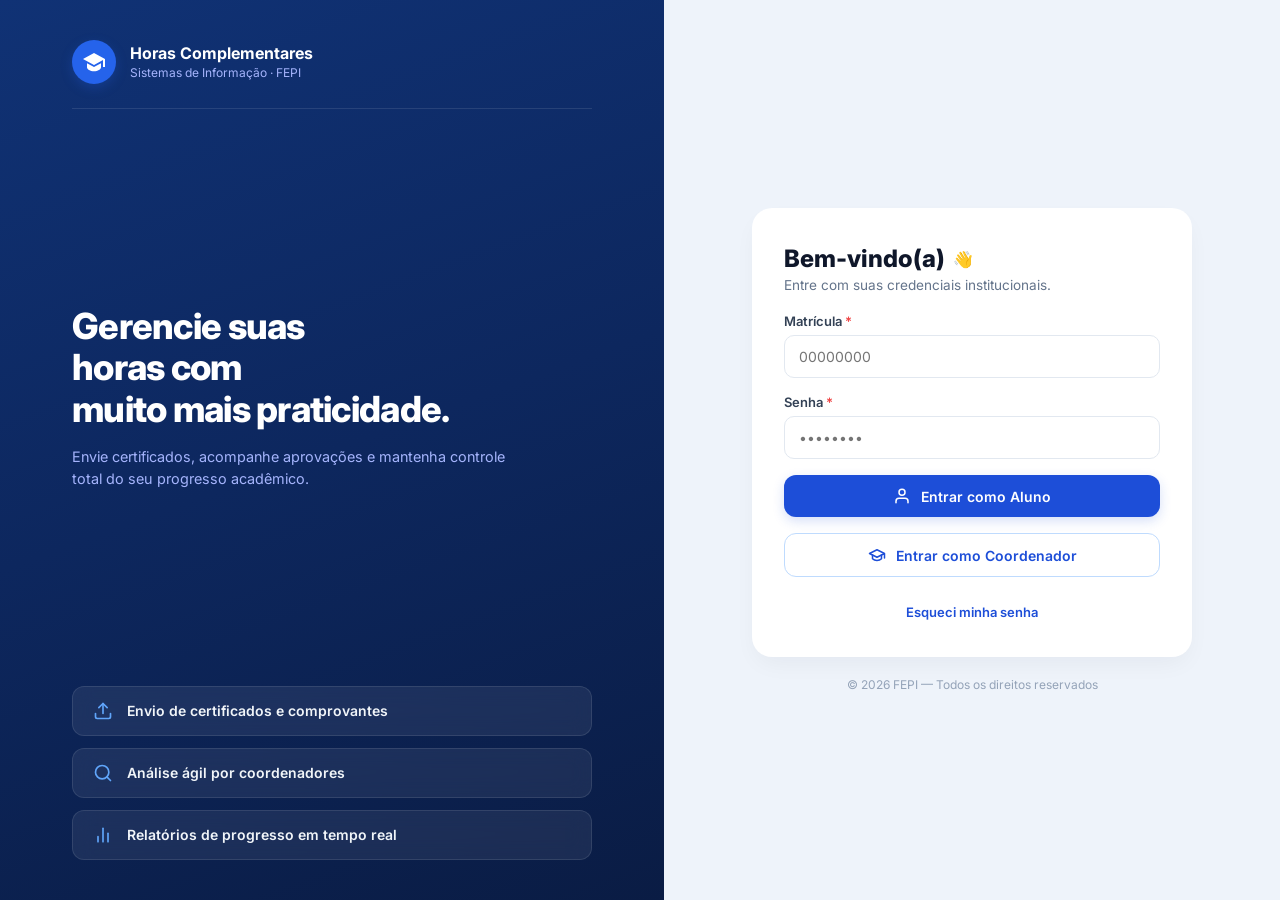
<file: frontend/index.html>
<!DOCTYPE html>
<html lang="pt-BR">
<head>
    <meta charset="UTF-8">
    <meta name="viewport" content="width=device-width, initial-scale=1.0">
    <meta http-equiv="Content-Security-Policy" content="script-src 'self' https://unpkg.com https://cdn.jsdelivr.net; object-src 'none'; base-uri 'self'">
    <title>Horas Complementares - FEPI</title>
    
    <link rel="preconnect" href="https://fonts.googleapis.com">
    <link rel="preconnect" href="https://fonts.gstatic.com" crossorigin>
    <link href="https://fonts.googleapis.com/css2?family=Inter:wght@400;500;600;700;800&display=swap" rel="stylesheet">
    
    <link rel="stylesheet" href="css/global.css">
    <link rel="stylesheet" href="css/layout.css">
    <link rel="stylesheet" href="css/componentes.css">
</head>
<body>
    <div class="page-container">
        <!-- Sidebar Esquerda -->
        <aside class="sidebar">
            <div class="sidebar-content">
                <div class="brand-header">
                    <div class="brand-icon">
                        <svg width="24" height="24" viewBox="0 0 24 24" fill="none" xmlns="http://www.w3.org/2000/svg">
                            <path d="M12 3L1 9L12 15L21 10.09V17H23V9L12 3Z" fill="white"/>
                            <path d="M5 13.18V17.18C5 19.4 8.13 21.2 12 21.2C15.87 21.2 19 19.4 19 17.18V13.18L12 17L5 13.18Z" fill="white"/>
                        </svg>
                    </div>
                    <div class="brand-text">
                        <h2>Horas Complementares</h2>
                        <p>Sistemas de Informação · FEPI</p>
                    </div>
                </div>

                <div class="hero-section">
                    <h1>Gerencie suas<br>horas com<br>muito mais praticidade.</h1>
                    <p class="hero-description">
                        Envie certificados, acompanhe aprovações e mantenha controle total do seu progresso acadêmico.
                    </p>
                </div>

                <div class="feature-list">
                    <div class="feature-card">
                        <div class="feature-icon">
                            <svg width="20" height="20" viewBox="0 0 24 24" fill="none" stroke="currentColor" stroke-width="2" stroke-linecap="round" stroke-linejoin="round">
                                <path d="M21 15v4a2 2 0 0 1-2 2H5a2 2 0 0 1-2-2v-4"/>
                                <polyline points="17 8 12 3 7 8"/>
                                <line x1="12" y1="3" x2="12" y2="15"/>
                            </svg>
                        </div>
                        <span>Envio de certificados e comprovantes</span>
                    </div>

                    <div class="feature-card">
                        <div class="feature-icon">
                            <svg width="20" height="20" viewBox="0 0 24 24" fill="none" stroke="currentColor" stroke-width="2" stroke-linecap="round" stroke-linejoin="round">
                                <circle cx="11" cy="11" r="8"/>
                                <line x1="21" y1="21" x2="16.65" y2="16.65"/>
                            </svg>
                        </div>
                        <span>Análise ágil por coordenadores</span>
                    </div>

                    <div class="feature-card">
                        <div class="feature-icon">
                            <svg width="20" height="20" viewBox="0 0 24 24" fill="none" stroke="currentColor" stroke-width="2" stroke-linecap="round" stroke-linejoin="round">
                                <line x1="18" y1="20" x2="18" y2="10"/>
                                <line x1="12" y1="20" x2="12" y2="4"/>
                                <line x1="6" y1="20" x2="6" y2="14"/>
                            </svg>
                        </div>
                        <span>Relatórios de progresso em tempo real</span>
                    </div>
                </div>
            </div>
        </aside>

        <!-- SideBar Direita (Login) -->
        <main class="main-content">
            <div class="login-wrapper">
                <div class="login-card">
                    <div class="card-header">
                        <div class="title-row">
                            <h1>Bem-vindo(a)</h1>
                            <span class="emoji">👋</span>
                        </div>
                        <p>Entre com suas credenciais institucionais.</p>
                    </div>

                    <form class="login-form" id="loginForm">
                        <div class="form-group">
                            <label for="id_user">Matrícula <span class="required">*</span></label>
                            <input type="text" id="id_user" name="id_user" placeholder="00000000" autocomplete="username">
                        </div>

                        <div class="form-group">
                            <label for="password">Senha <span class="required">*</span></label>
                            <input type="password" id="password" name="password" placeholder="••••••••" autocomplete="current-password">
                        </div>

                        <!-- Caixa de Mensagem de Erro -->
                        <div id="msg-erro" class="error-message" style="display: none;"></div>

                        <button type="submit" id="btnAluno" data-tipo="aluno" class="btn btn-primary">
                            <svg width="18" height="18" viewBox="0 0 24 24" fill="none" stroke="currentColor" stroke-width="2" stroke-linecap="round" stroke-linejoin="round">
                                <path d="M20 21v-2a4 4 0 0 0-4-4H8a4 4 0 0 0-4 4v2"></path>
                                <circle cx="12" cy="7" r="4"></circle>
                            </svg>
                            Entrar como Aluno
                        </button>

                        <button type="submit" id="btnCoordenador" data-tipo="coordenador" class="btn btn-secondary">
                            <svg width="18" height="18" viewBox="0 0 24 24" fill="none" stroke="currentColor" stroke-width="2" stroke-linecap="round" stroke-linejoin="round">
                                <path d="M22 10v6M2 10l10-5 10 5-10 5z"/>
                                <path d="M6 12v5c3 3 9 3 12 0v-5"/>
                            </svg>
                            Entrar como Coordenador
                        </button>

                        <div class="form-footer">
                            <a id="forgotPassword" class="forgot-password">Esqueci minha senha</a>
                        </div>
                    </form>
                </div>

                <footer class="copyright">
                    © 2026 FEPI — Todos os direitos reservados
                </footer>
            </div>
        </main>
    </div>

    <script type="module" src="js/pages/login.js"></script>
</body>
</html>
</file>
<file: frontend/css/global.css>
/* Configurações Globais */
:root {
    /* Cores Originais do Login (index.html) */
    --primary-blue: #1D4ED8;
    --primary-hover: #1E40AF;
    --brand-blue: #2563EB;
    
    /* Fundos e Gradientes do Login */
    --bg-page: #EEF3FA;
    --bg-card: #FFFFFF;
    --sidebar-gradient: linear-gradient(160deg, #103275 0%, #0D275E 50%, #0A1C44 100%);
    
    /* Cores de Texto */
    --text-primary: #0F172A;
    --text-secondary: #64748B;
    --text-muted: #94A3B8;
    --text-light: #FFFFFF;
    --text-accent: #A5B4FC;
    
    /* Bordas e Estados */
    --border-color: #E2E8F0;
    --error-color: #EF4444;
    --error-bg: #FEF2F2;
    --error-border: #FCA5A5;

    /* Variáveis do Dashboard */
    --dash-bg-body: #EEF3FA;
    --dash-bg-sidebar: #0B1E40;
    --dash-bg-sidebar-hover: #162B52;
    
    /* Cores Específicas dos Números e Status */
    --stat-required-color: #0F172A;
    --stat-approved-color: #059669;
    --stat-remaining-color: #D97706;
    --stat-pending-color: #2563EB;

    --color-green: #059669;
    --bg-green-light: #D1FAE5;
    
    --color-yellow: #D97706;
    --bg-yellow-light: #FEF3C7;
    
    --color-red: #EF4444;
    --bg-red-light: #FEE2E2;
    
    --color-blue: #2563EB;
    --bg-blue-light: #DBEAFE;
    
    --color-gray: #6B7280;
    --bg-gray-light: #F3F4F6;

    --radius: 16px;
    --font-family: 'Inter', -apple-system, BlinkMacSystemFont, "Segoe UI", Roboto, sans-serif;
}

/* Reset Global */
* {
    margin: 0;
    padding: 0;
    box-sizing: border-box;
    font-family: var(--font-family);
}

body {
    background-color: var(--bg-page);
    min-height: 100vh;
    color: var(--text-primary);
    overflow-x: hidden;
}

a {
    text-decoration: none;
    color: inherit;
}

/* Utilitários Globais de Layout */
.flex-between { display: flex; justify-content: space-between; align-items: flex-start; }
.flex-between-center { display: flex; justify-content: space-between; align-items: center; }
.flex-align-center { display: flex; align-items: center; gap: 12px; }
.flex-end-center { display: flex; justify-content: space-between; align-items: flex-end; margin-bottom: 12px; }
.hidden { display: none !important; }
</file>
<file: frontend/css/layout.css>
/* Estrutura da Página Index.html / Login */

.page-container {
    display: flex;
    width: 100vw;
    height: 100vh;
    overflow: hidden;
}

.sidebar {
    flex: 1;
    background: var(--sidebar-gradient);
    color: var(--text-light);
    padding: 2.5rem 3rem;
    display: flex;
    flex-direction: column;
}

.sidebar-content {
    display: flex;
    flex-direction: column;
    justify-content: space-between;
    max-width: 520px;
    margin: 0 auto;
    width: 100%;
    height: 100%;
    gap: 2rem;
}

.main-content {
    flex: 1;
    display: flex;
    align-items: center;
    justify-content: center;
    padding: 2rem 1.5rem;
    background-color: var(--bg-page);
    overflow-y: hidden;
}

.login-wrapper {
    width: 100%;
    max-width: 440px;
    display: flex;
    flex-direction: column;
    align-items: center;
    gap: 1.25rem;
}

@media (max-width: 900px) {
    .sidebar { display: none; }
    .main-content {
        width: 100%;
        min-width: 100%;
        height: 100vh;
        padding: 1rem;
        overflow-y: auto;
    }
    .login-wrapper { width: 100%; max-width: 400px; }
}

/* Estrutura Interna (.app-layout) */

.app-layout {
    display: flex;
    height: 100vh;
    width: 100vw;
    overflow: hidden;
    background-color: var(--bg-page);
}

/* Sidebar do App */
.app-layout .app-sidebar {
    width: 260px;
    background-color: var(--dash-bg-sidebar);
    color: var(--text-light);
    display: flex;
    flex-direction: column;
    justify-content: space-between;
    padding: 24px 16px;
    flex-shrink: 0;
}

.app-layout .app-sidebar .sidebar-brand-subtitle,
.app-layout .app-sidebar .brand-text p {
    color: #3B82F6;
}

.app-layout .nav-menu {
    display: flex;
    flex-direction: column;
    gap: 6px;
    flex-grow: 1;
}

.app-layout .nav-label {
    font-size: 11px;
    font-weight: 700;
    color: #3B82F6;
    letter-spacing: 0.5px;
    margin: 12px 0 6px 12px;
}

/* Links de Navegação da Sidebar */
.app-layout .app-sidebar .nav-item {
    display: flex;
    align-items: center;
    gap: 12px;
    padding: 12px 16px;
    color: #93C5FD;
    text-decoration: none;
    font-size: 14px;
    font-weight: 500;
    border-radius: 10px;
    transition: all 0.2s ease;
}

.app-layout .app-sidebar .nav-item svg,
.app-layout .app-sidebar .nav-item i {
    color: #93C5FD;
}

.app-layout .app-sidebar .nav-item:hover, 
.app-layout .app-sidebar .nav-item.active {
    background-color: var(--dash-bg-sidebar-hover);
    color: #FFFFFF;
}

.app-layout .app-sidebar .nav-item:hover svg,
.app-layout .app-sidebar .nav-item:hover i,
.app-layout .app-sidebar .nav-item.active svg,
.app-layout .app-sidebar .nav-item.active i {
    color: #FFFFFF;
}

/* Rodapé da Sidebar */
.app-layout .sidebar-footer {
    border-top: 1px solid rgba(255, 255, 255, 0.1);
    padding-top: 16px;
    display: flex;
    flex-direction: column;
    gap: 8px;
}

.app-layout .sidebar-user-card {
    display: flex;
    align-items: center;
    gap: 12px;
    background-color: rgba(255, 255, 255, 0.08);
    padding: 12px;
    border-radius: 12px;
    margin-bottom: 8px;
}

.app-layout .sidebar-user-info h4 {
    font-size: 13px;
    color: var(--text-light);
    font-weight: 600;
}

.app-layout .sidebar-user-info p {
    font-size: 11px;
    color: #3B82F6;
}

.app-layout .app-sidebar .sidebar-footer-link,
.app-layout .app-sidebar .sidebar-footer a {
    color: #93C5FD;
    display: flex;
    align-items: center;
    gap: 12px;
    padding: 10px 16px;
    font-size: 14px;
    font-weight: 500;
    transition: color 0.2s ease;
}

.app-layout .app-sidebar .sidebar-footer-link:hover,
.app-layout .app-sidebar .sidebar-footer a:hover {
    color: #FFFFFF;
}


/* Área Principal */
.app-layout .app-main {
    flex-grow: 1;
    display: flex;
    flex-direction: column;
    height: 100vh;
    overflow: hidden;
}

.app-layout .app-header {
    background-color: var(--bg-page);
    padding: 24px 32px 18px 32px;
    display: flex;
    justify-content: space-between;
    align-items: center;
    box-shadow: 0 4px 20px rgba(0, 0, 0, 0.04);
    position: relative;
    z-index: 10;
}

.app-layout .header-title h1 {
    font-size: 28px;
    font-weight: 800;
    color: var(--text-primary);
    line-height: 1.1;
}

.app-layout .header-title p {
    font-size: 14px;
    color: var(--text-secondary);
    margin-top: 4px;
}

.app-layout .app-content {
    flex-grow: 1;
    overflow-y: auto;
    padding: 24px 32px 32px 32px;
    display: flex;
    flex-direction: column;
    gap: 20px;
}

/* Grids */
.app-layout .grid-4 {
    display: grid;
    grid-template-columns: repeat(4, 1fr);
    gap: 16px;
}

.app-layout .grid-2 {
    display: grid;
    grid-template-columns: repeat(2, 1fr);
    gap: 16px;
}
</file>
<file: frontend/css/componentes.css>
/* Componentes da Tela index.html (Login) */

.brand-header {
    display: flex;
    align-items: center;
    gap: 0.875rem;
    padding-bottom: 1.5rem;
    border-bottom: 1px solid rgba(255, 255, 255, 0.1);
}

.brand-icon {
    width: 44px;
    height: 44px;
    min-width: 44px;
    background-color: var(--brand-blue, #2563eb);
    border-radius: 50%;
    display: flex;
    align-items: center;
    justify-content: center;
    box-shadow: 0 4px 12px rgba(37, 99, 235, 0.25);
}

.brand-text h2 {
    font-size: 1rem;
    font-weight: 700;
    color: var(--text-light, #ffffff);
    line-height: 1.2;
}

.brand-text p {
    font-size: 0.75rem;
    color: var(--text-accent, #94a3b8);
    margin-top: 2px;
}

.hero-section h1 {
    font-size: 2.25rem;
    font-weight: 800;
    line-height: 1.15;
    letter-spacing: -0.02em;
    color: var(--text-light, #ffffff);
    margin-bottom: 1rem;
}

.hero-description {
    font-size: 0.9rem;
    line-height: 1.5;
    color: var(--text-accent, #94a3b8);
    max-width: 440px;
}

.feature-list {
    display: flex;
    flex-direction: column;
    gap: 0.75rem;
}

.feature-card {
    background: rgba(255, 255, 255, 0.07);
    border: 1px solid rgba(255, 255, 255, 0.1);
    backdrop-filter: blur(10px);
    border-radius: 12px;
    padding: 0.875rem 1.25rem;
    display: flex;
    align-items: center;
    gap: 0.875rem;
    transition: all 0.2s ease;
}

.feature-card:hover {
    background: rgba(255, 255, 255, 0.12);
    transform: translateY(-2px);
}

.feature-icon {
    display: flex;
    align-items: center;
    justify-content: center;
    color: #60A5FA;
}

.feature-card span {
    font-size: 0.875rem;
    font-weight: 600;
    color: #F1F5F9;
}

.login-card {
    background: var(--bg-card, #ffffff);
    width: 100%;
    padding: 2.25rem 2rem;
    border-radius: 20px;
    box-shadow: 0 10px 25px -5px rgba(15, 23, 42, 0.05);
}

.card-header .title-row {
    display: flex;
    align-items: center;
    gap: 0.5rem;
}

.card-header h1 {
    font-size: 1.5rem;
    font-weight: 800;
    color: var(--text-primary, #0f172a);
}

.card-header p {
    font-size: 0.85rem;
    color: var(--text-secondary, #64748b);
    margin-top: 0.25rem;
}

.login-form {
    display: flex;
    flex-direction: column;
    gap: 1rem;
    margin-top: 1.25rem;
}

.form-group {
    display: flex;
    flex-direction: column;
    gap: 0.375rem;
}

.form-group label {
    font-size: 0.8125rem;
    font-weight: 600;
    color: #334155;
}

.required {
    color: var(--error-color, #ef4444);
}

.form-group input,
.form-group select,
.form-group textarea {
    width: 100%;
    padding: 0.75rem 0.875rem;
    font-size: 0.875rem;
    border: 1px solid var(--border-color, #e2e8f0);
    border-radius: 10px;
    outline: none;
    transition: all 0.2s ease;
    background-color: #FFFFFF;
    color: var(--text-primary, #0f172a);
}

.form-group input:focus,
.form-group select:focus,
.form-group textarea:focus {
    border-color: var(--brand-blue, #2563eb);
    box-shadow: 0 0 0 3px rgba(37, 99, 235, 0.12);
}

.login-card .btn {
    width: 100%;
    padding: 0.75rem 1rem;
    border-radius: 12px;
    font-size: 0.875rem;
    font-weight: 600;
    display: inline-flex;
    align-items: center;
    justify-content: center;
    gap: 0.625rem;
    cursor: pointer;
    transition: all 0.2s ease;
    border: none;
}

.login-card .btn-primary {
    background-color: var(--primary-blue, #2563eb);
    color: var(--text-light, #ffffff);
    box-shadow: 0 4px 12px rgba(29, 78, 216, 0.18);
}

.login-card .btn-primary:hover {
    background-color: var(--primary-hover, #1d4ed8);
}

.login-card .btn-secondary {
    background-color: #FFFFFF;
    color: var(--primary-blue, #2563eb);
    border: 1px solid #BFDBFE;
}

.login-card .btn-secondary:hover {
    background-color: #EFF6FF;
}

/* Alertas */
.error-message {
    background-color: var(--error-bg, #fef2f2);
    color: var(--error-color, #ef4444);
    border: 1px solid var(--error-border, #fecdd3);
    padding: 0.75rem;
    border-radius: 10px;
    font-size: 0.8125rem;
    font-weight: 500;
    text-align: center;
}

.success-message {
    background-color: var(--bg-green-light, #ecfdf5);
    color: var(--stat-approved-color, #059669);
    border: 1px solid #A7F3D0;
    padding: 0.75rem;
    border-radius: 10px;
    font-size: 0.8125rem;
    font-weight: 600;
    text-align: center;
}

.form-footer {
    text-align: center;
    margin-top: 0.5rem;
}

.forgot-password {
    color: var(--primary-blue, #2563eb);
    font-size: 0.8125rem;
    font-weight: 600;
}

.forgot-password:hover {
    text-decoration: underline;
}

.copyright {
    font-size: 0.75rem;
    color: var(--text-muted, #94a3b8);
    text-align: center;
}

/* Componentes das Telas Internas (App/Dashboard) */

/* Card Base */
.app-layout .ui-card {
    background-color: var(--bg-card, #ffffff);
    border-radius: var(--radius, 16px);
    padding: 20px 24px;
    box-shadow: 0 4px 15px -3px rgba(15, 23, 42, 0.03);
    border: 1px solid #E2E8F0;
}

/* Ajustes específicos para os cartões de atividades */
.app-layout .activity-card {
    border-radius: 20px;
    padding: 24px 28px;
    border: 1px solid #E2E8F0;
    box-shadow: 0 10px 25px -5px rgba(37, 99, 235, 0.04), 0 8px 10px -6px rgba(0, 0, 0, 0.02);
    display: flex;
    flex-direction: column;
    justify-content: flex-start;
    transition: transform 0.2s ease, box-shadow 0.2s ease;
}

.app-layout .activity-card:hover {
    transform: translateY(-2px);
    box-shadow: 0 12px 30px -5px rgba(37, 99, 235, 0.08);
}

.app-layout .activity-card .card-header {
    margin-top: 16px;
}

.app-layout .activity-card .stat-label {
    font-size: 1.25rem;
    font-weight: 800;
    color: #0F172A;
    margin-top: 0;
    margin-bottom: 10px;
}

.app-layout .activity-card .stat-sub {
    font-size: 0.95rem;
    line-height: 1.5;
    color: #475569;
}

.app-layout .card-header h1 {
    font-size: 22px;
    font-weight: 800;
    color: var(--text-primary, #0f172a);
    margin-bottom: 12px;
}

/* Banner de Perfil */
.app-layout .user-profile-summary {
    background: #0B1E40;
    border-radius: var(--radius, 16px);
    padding: 24px 28px;
    color: var(--text-light, #ffffff);
    display: flex;
    justify-content: space-between;
    align-items: center;
}

.app-layout .user-profile-info {
    display: flex;
    align-items: center;
    gap: 16px;
}

.app-layout .user-profile-info h2 {
    font-size: 22px;
    font-weight: 700;
    color: var(--text-light, #ffffff);
}

/* Círculos de Avatar */
.app-layout .avatar-circle {
    background-color: var(--brand-blue, #2563eb);
    color: #ffffff;
    font-weight: 700;
    border-radius: 50%;
    display: flex;
    align-items: center;
    justify-content: center;
}

.app-layout .avatar-circle.small { width: 36px; height: 36px; font-size: 12px; }
.app-layout .avatar-circle.sidebar-avatar { width: 40px; height: 40px; font-size: 14px; }
.app-layout .avatar-circle.large { width: 56px; height: 56px; font-size: 18px; }

/* Botão Exportar Relatório */
#btn-export,
.btn-export {
    display: inline-flex;
    align-items: center;
    justify-content: center;
    gap: 10px;
    background-color: #FFFFFF;
    color: #2563EB;
    font-size: 15px;
    font-weight: 700;
    padding: 12px 24px;
    border-radius: 9999px;
    border: none;
    cursor: pointer;
    box-shadow: 0 2px 8px rgba(0, 0, 0, 0.12);
    transition: all 0.2s ease;
    text-decoration: none;
}

#btn-export svg,
.btn-export svg,
#btn-export i,
.btn-export i {
    width: 20px;
    height: 20px;
    min-width: 20px;
    color: #2563EB;
    stroke: #2563EB;
    stroke-width: 2.5px;
}

#btn-export:hover,
.btn-export:hover {
    background-color: #F8FAFC;
    transform: translateY(-2px);
    box-shadow: 0 4px 14px rgba(0, 0, 0, 0.18);
}

/* Métricas e Status */
.app-layout .stat-value {
    font-size: 32px;
    font-weight: 800;
    line-height: 1.1;
}

.app-layout .stat-label {
    font-size: 14px;
    font-weight: 700;
    color: var(--text-primary, #0f172a);
    margin-top: 6px;
}

.app-layout .stat-sub {
    font-size: 12px;
    color: var(--text-secondary, #64748b);
}

/* Cores de Texto para Métricas */
.text-approved { color: var(--stat-approved-color, #059669); }
.text-remaining { color: var(--stat-remaining-color, #d97706); }
.text-pending { color: var(--stat-pending-color, #2563eb); }

/* Ícones dos Cards de Métricas */
.app-layout .stat-icon-wrapper {
    width: 44px;
    height: 44px;
    border-radius: 10px;
    display: flex;
    align-items: center;
    justify-content: center;
}

.app-layout .stat-icon-wrapper.gray { background-color: var(--bg-gray-light, #f1f5f9); color: var(--color-gray, #64748b); }
.app-layout .stat-icon-wrapper.green { background-color: var(--bg-green-light, #ecfdf5); color: var(--stat-approved-color, #059669); }
.app-layout .stat-icon-wrapper.yellow { background-color: var(--bg-yellow-light, #fef3c7); color: var(--stat-remaining-color, #d97706); }
.app-layout .stat-icon-wrapper.blue { background-color: var(--bg-blue-light, #eff6ff); color: var(--stat-pending-color, #2563eb); }

/* Barra de Progresso */
.app-layout .progress-bar-bg {
    width: 100%;
    height: 10px;
    background-color: #E2E8F0;
    border-radius: 10px;
    overflow: hidden;
    margin: 16px 0 20px 0;
}

.app-layout .progress-bar-fill {
    height: 100%;
    background-color: var(--brand-blue, #2563eb);
    border-radius: 10px;
    transition: width 0.4s ease;
}

/* Badges de Status Genericos (Ex: Tabelas, Outras Telas) */
.status-badge {
    display: inline-flex;
    align-items: center;
    justify-content: center;
    padding: 6px 16px;
    border-radius: 9999px;
    font-size: 0.8125rem;
    font-weight: 700;
    line-height: 1.2;
    border: 1px solid transparent;
}

.app-layout .badge-pending { background-color: #FEF3C7; color: #D97706; border-color: #FDE68A; }
.app-layout .badge-in-review { background-color: #FEF3C7; color: #D97706; border-color: #FDE68A; }
.app-layout .badge-approved { background-color: #D1FAE5; color: #059669; border-color: #A7F3D0; }
.app-layout .badge-rejected { background-color: #FEE2E2; color: #EF4444; border-color: #FECDD3; }
.app-layout .badge-canceled { background-color: #F3F4F6; color: #4B5563; border-color: #E5E7EB; }

/* --- SEÇÃO ESPECÍFICA DO PAINEL DE PROGRESSO (2x2) --- */
.app-layout .stat-badge-list {
    display: grid;
    grid-template-columns: repeat(2, 1fr);
    gap: 12px;
    margin-top: 16px;
}

/* Sobrescreve apenas os badges que estão dentro de .stat-badge-list */
.app-layout .stat-badge-list .status-badge {
    display: flex;
    align-items: center;
    justify-content: space-between;
    padding: 12px 20px;
    border-radius: 9999px;
    font-size: 0.95rem;
    font-weight: 700;
}

.app-layout .stat-badge-list .status-badge span:last-child {
    font-size: 1.15rem;
    font-weight: 800;
}

/* Cores do painel 2x2 correspondentes à imagem */
.app-layout .stat-badge-list .badge-pending { 
    background-color: #FFFDF0; 
    color: #B76E00; 
    border-color: #FFE58F; 
}

.app-layout .stat-badge-list .badge-approved { 
    background-color: #F6FFED; 
    color: #135200; 
    border-color: #B7EB8F; 
}

.app-layout .stat-badge-list .badge-rejected { 
    background-color: #FFF1F0; 
    color: #CF1322; 
    border-color: #FFA39E; 
}

.app-layout .stat-badge-list .badge-canceled { 
    background-color: #F8F9FA; 
    color: #434343; 
    border-color: #ADC6FF; 
}

/* Badges Específicos por Categoria de Atividade */
.badge-eventos {
    background-color: #FFEDD5;
    color: #C2410C;
    border: 1px solid #FED7AA;
}

.badge-formacao {
    background-color: #E0F2FE;
    color: #0284C7;
    border: 1px solid #BAE6FD;
}

.badge-profissional {
    background-color: #E0E7FF;
    color: #3730A3;
    border: 1px solid #C7D2FE;
}

.badge-pesquisa {
    background-color: #F3E8FF;
    color: #6B21A8;
    border: 1px solid #E9D5FF;
}

.badge-ensino {
    background-color: #E0F2FE;
    color: #0284C7;
    border: 1px solid #BAE6FD;
}

.badge-extensao {
    background-color: #FCE7F3;
    color: #9D174D;
    border: 1px solid #FBCFE8;
}

.badge-outros {
    background-color: #F1F5F9;
    color: #334155;
    border: 1px solid #E2E8F0;
}

.badge-horas {
    background-color: #EFF6FF;
    color: #2563EB;
    border: 1px solid #DBEAFE;
}

/* Tabela Personalizada */
.app-layout .custom-table {
    width: 100%;
    border-collapse: collapse;
    margin-top: 12px;
}

.app-layout .custom-table th {
    text-align: left;
    font-size: 12px;
    font-weight: 600;
    color: var(--text-secondary, #64748b);
    padding: 12px 8px;
    border-bottom: 1px solid var(--border-color, #e2e8f0);
}

.app-layout .custom-table td {
    padding: 14px 8px;
    font-size: 13px;
    border-bottom: 1px solid #F1F5F9;
    color: var(--text-primary, #0f172a);
}

/* Gráficos */
.app-layout .chart-container {
    position: relative;
    height: 180px;
    width: 100%;
}

/* --- ESTILIZAÇÃO AVANÇADA DE BOTÕES --- */

/* Botões da barra de filtro de Semestre */
.btn-semester {
    background-color: #F1F5F9;
    color: var(--text-secondary, #64748b);
    border: 1px solid var(--border-color, #e2e8f0);
    padding: 6px 14px;
    border-radius: 8px;
    font-size: 0.8125rem;
    font-weight: 600;
    cursor: pointer;
    transition: all 0.2s ease;
    outline: none;
}

.btn-semester:hover {
    background-color: #E2E8F0;
    color: var(--text-primary, #0f172a);
}

.btn-semester.active {
    background-color: var(--brand-blue, #2563eb);
    color: #FFFFFF;
    border-color: var(--brand-blue, #2563eb);
    box-shadow: 0 2px 8px rgba(37, 99, 235, 0.25);
}

/* Botão "Analisar" da lista de pendências */
.btn-analys {
    background-color: var(--primary-hover, #1d4ed8);
    color: #FFFFFF;
    border: none;
    padding: 8px 22px;
    border-radius: 9999px;
    font-size: 0.85rem;
    font-weight: 700;
    cursor: pointer;
    transition: all 0.2s ease;
    box-shadow: 0 4px 10px rgba(37, 99, 235, 0.25);
    display: inline-flex;
    align-items: center;
    justify-content: center;
    text-decoration: none;
}

.btn-analys:hover {
    background-color: var(--brand-blue, #2563eb);
    transform: translateY(-1px);
    box-shadow: 0 6px 14px rgba(37, 99, 235, 0.35);
}

.btn-analys:active {
    transform: translateY(0);
}

/* Botão de Semestre Desabilitado (Sem Alunos) */
.btn-semester:disabled {
    background-color: #cbd5e1 !important;
    color: #64748b !important;
    border-color: #94a3b8 !important;
    cursor: not-allowed !important;
    opacity: 0.8 !important;
}

/* Histórico de Solicitações - Estilo do Card Protótipo */
.historico-solicitacao-item {
    padding-bottom: 20px;
    border-bottom: 1px solid #f1f5f9;
    margin-bottom: 20px;
}

.historico-solicitacao-item:last-child {
    border-bottom: none;
    padding-bottom: 0;
    margin-bottom: 0;
}

/* Badges estilo Pill */
.badge-pill {
    display: inline-flex;
    align-items: center;
    gap: 6px;
    padding: 3px 12px;
    border-radius: 9999px;
    font-size: 13px;
    font-weight: 700;
}

.badge-pill-approved {
    background-color: #dcfce7;
    color: #15803d;
    border: 1px solid #bbf7d0;
}

.badge-pill-approved .dot {
    background-color: #16a34a;
}

.badge-pill-pending {
    background-color: #fef3c7;
    color: #b45309;
    border: 1px solid #fde68a;
}

.badge-pill-pending .dot {
    background-color: #d97706;
}

.badge-pill-rejected {
    background-color: #fee2e2;
    color: #b91c1c;
    border: 1px solid #fca5a5;
}

.badge-pill-rejected .dot {
    background-color: #dc2626;
}

.badge-pill-canceled {
    background-color: #f1f5f9;
    color: #475569;
    border: 1px solid #e2e8f0;
}

.badge-pill-canceled .dot {
    background-color: #64748b;
}

.badge-pill .dot {
    width: 6px;
    height: 6px;
    border-radius: 50%;
    display: inline-block;
}

/* Caixa Alerta de Motivo da Rejeição */
.caixa-motivo-rejeicao {
    margin-top: 14px;
    background-color: #fef2f2;
    border: 1px solid #fecaca;
    border-radius: 12px;
    padding: 14px 18px;
    color: #dc2626;
    font-size: 13px;
    font-weight: 600;
    line-height: 1.5;
}

/* Linha divisória mais escura entre as solicitações do histórico */
.historico-solicitacao-item {
    padding-bottom: 20px;
    border-bottom: 1px solid #cbd5e1 !important; /* Divisória mais escura e visível */
    margin-bottom: 20px;
}

.historico-solicitacao-item:last-child {
    border-bottom: none !important;
    padding-bottom: 0;
    margin-bottom: 0;
}

/* Botões do Filtro de Solicitações do Histórico */
.btn-filtro-historico {
    background-color: #f1f5f9;
    color: #64748b;
    border: 1px solid #cbd5e1;
    padding: 5px 14px;
    border-radius: 9999px;
    font-size: 12px;
    font-weight: 700;
    cursor: pointer;
    transition: all 0.2s ease;
}

.btn-filtro-historico:hover {
    background-color: #e2e8f0;
    color: #0f172a;
}

.btn-filtro-historico.active {
    background-color: #2563eb;
    color: #ffffff;
    border-color: #2563eb;
    box-shadow: 0 2px 6px rgba(37, 99, 235, 0.2);
}

/* ===================================================================
   Componentes usados pelos scripts de página (antes eram estilos inline no JS)
   =================================================================== */

/* Linha do tempo do histórico da solicitação (aluno e coordenador) */
.timeline {
    display: flex;
    flex-direction: column;
}

.timeline-item {
    --timeline-color: #2563eb;
    --timeline-bg: #e0f2fe;
    position: relative;
    border-left: 2px solid var(--border-color);
    padding: 0 0 20px 18px;
}

.timeline-item:last-child { padding-bottom: 0; }

.timeline-item::before {
    content: '';
    position: absolute;
    left: -7px;
    top: 2px;
    width: 12px;
    height: 12px;
    border-radius: 50%;
    background-color: var(--timeline-color);
    border: 2px solid #ffffff;
}

.timeline-item--criada { --timeline-color: #0284c7; --timeline-bg: #e0f2fe; }
.timeline-item--em-analise { --timeline-color: #d97706; --timeline-bg: #fef3c7; }
.timeline-item--aprovada { --timeline-color: #16a34a; --timeline-bg: #dcfce7; }
.timeline-item--rejeitada { --timeline-color: #dc2626; --timeline-bg: #fee2e2; }
.timeline-item--cancelada { --timeline-color: #64748b; --timeline-bg: #f1f5f9; }

.timeline-header {
    display: flex;
    align-items: center;
    justify-content: space-between;
    flex-wrap: wrap;
    gap: 8px;
    margin-bottom: 4px;
}

.timeline-tag {
    font-size: 12px;
    font-weight: 800;
    color: var(--timeline-color);
    background-color: var(--timeline-bg);
    padding: 2px 10px;
    border-radius: 999px;
}

.timeline-date {
    font-size: 12px;
    font-weight: 600;
    color: var(--text-muted);
}

.timeline-author {
    font-size: 13px;
    color: #334155;
    font-weight: 600;
    margin-top: 6px;
}

.timeline-author strong { color: var(--text-primary); font-weight: 700; }

.timeline-note {
    margin-top: 8px;
    border-radius: 10px;
    padding: 10px 14px;
    font-size: 13px;
    line-height: 1.4;
}

.timeline-item--aprovada .timeline-note { background-color: #f0fdf4; border: 1px solid #bbf7d0; color: #166534; font-weight: 700; }
.timeline-item--aprovada .timeline-note strong { font-size: 15px; font-weight: 800; }
.timeline-item--rejeitada .timeline-note { background-color: #fef2f2; border: 1px solid #fca5a5; color: #991b1b; }

.timeline-vazia {
    color: var(--text-muted);
    font-size: 13px;
}

/* Banner de sucesso/erro acima das ações (detalhe do coordenador) */
.alert-banner {
    padding: 14px 20px;
    border-radius: 16px;
    margin-bottom: 20px;
    font-weight: 600;
    font-size: 14px;
    border: 1px solid transparent;
}

.alert-banner--sucesso { background-color: #dcfce7; color: #15803d; border-color: #bbf7d0; }
.alert-banner--erro { background-color: #fee2e2; color: #b91c1c; border-color: #fca5a5; }

/* Cancelamento da solicitação (detalhe do aluno) */
.cancelamento {
    margin-top: 24px;
    border-top: 1px solid #f1f5f9;
    padding-top: 16px;
}

.cancelamento-acao {
    display: flex;
    justify-content: flex-end;
}

.btn-cancelar-solicitacao {
    background-color: #fef2f2;
    color: #dc2626;
    border: 1px solid #fecaca;
    padding: 10px 20px;
    border-radius: 10px;
    font-weight: 700;
    font-size: 14px;
    cursor: pointer;
    display: inline-flex;
    align-items: center;
    gap: 8px;
    transition: all 0.2s ease;
}

.btn-cancelar-solicitacao svg { width: 18px; height: 18px; }

.cancelamento-confirmacao {
    display: flex;
    align-items: flex-start;
    gap: 12px;
    background-color: #fff5f5;
    border: 1px solid #fecaca;
    border-radius: 12px;
    padding: 16px;
    margin-top: 12px;
}

.cancelamento-confirmacao > svg {
    width: 22px;
    height: 22px;
    color: #dc2626;
    flex-shrink: 0;
    margin-top: 2px;
}

.cancelamento-confirmacao strong {
    color: #991b1b;
    font-size: 14px;
    display: block;
    margin-bottom: 4px;
}

.cancelamento-confirmacao p {
    color: #7f1d1d;
    font-size: 13px;
    margin: 0 0 12px 0;
    line-height: 1.4;
}

.cancelamento-botoes {
    display: flex;
    gap: 8px;
    justify-content: flex-end;
}

.btn-secundario,
.btn-perigo {
    padding: 6px 16px;
    border-radius: 8px;
    font-size: 13px;
    cursor: pointer;
}

.btn-secundario { background-color: #ffffff; color: #475569; border: 1px solid #cbd5e1; font-weight: 600; }
.btn-perigo { background-color: #dc2626; color: #ffffff; border: none; font-weight: 700; }

/* Card "Ações disponíveis" (detalhe do coordenador) */
.acoes-titulo {
    font-size: 16px;
    font-weight: 800;
    color: #1e293b;
    margin: 0 0 16px 0;
}

.acao-assumir {
    background-color: #fffbeb;
    border: 1.5px solid #fde68a;
    border-radius: 20px;
    padding: 20px 24px;
    display: flex;
    align-items: center;
    justify-content: space-between;
    gap: 16px;
    flex-wrap: wrap;
}

.acao-assumir-info { display: flex; align-items: center; gap: 16px; }

.acao-assumir-icone {
    width: 48px;
    height: 48px;
    border-radius: 14px;
    background-color: #fef3c7;
    display: flex;
    align-items: center;
    justify-content: center;
    flex-shrink: 0;
    color: #d97706;
}

.acao-assumir-info strong {
    font-size: 16px;
    font-weight: 800;
    color: #78350f;
    display: block;
    margin-bottom: 2px;
}

.acao-assumir-info span { font-size: 14px; font-weight: 600; color: #d97706; }

.btn-assumir {
    background-color: #f59e0b;
    color: #ffffff;
    border: none;
    padding: 12px 32px;
    border-radius: 999px;
    font-size: 15px;
    font-weight: 800;
    cursor: pointer;
    transition: background 0.2s ease;
    box-shadow: 0 2px 8px rgba(245, 158, 11, 0.25);
}

.acao-responsavel {
    background-color: #eff6ff;
    border: 1px solid #dbeafe;
    border-radius: 14px;
    padding: 14px 20px;
    display: flex;
    align-items: center;
    gap: 10px;
    color: #1d4ed8;
    font-weight: 700;
    font-size: 14px;
    margin-bottom: 16px;
}

.acao-abas {
    display: grid;
    grid-template-columns: 1fr 1fr;
    gap: 16px;
    margin-bottom: 16px;
}

.acao-aba {
    background: #ffffff;
    border: 1.5px solid #e2e8f0;
    border-radius: 16px;
    padding: 16px;
    display: flex;
    align-items: center;
    justify-content: center;
    gap: 8px;
    font-size: 15px;
    font-weight: 800;
    color: #334155;
    cursor: pointer;
    transition: all 0.2s ease;
}

.acao-aba--aprovar.active { border-color: #10b981; background-color: #ecfdf5; color: #047857; }
.acao-aba--rejeitar.active { border-color: #ef4444; background-color: #fef2f2; color: #b91c1c; }

.acao-form {
    border-radius: 16px;
    padding: 20px;
}

.acao-form--aprovar { background-color: #f0fdf4; border: 1.5px solid #86efac; }
.acao-form--rejeitar { background-color: #fef2f2; border: 1.5px solid #fca5a5; }

.acao-form label {
    display: block;
    font-size: 14px;
    font-weight: 800;
    margin-bottom: 8px;
}

.acao-form--aprovar label { color: #166534; }
.acao-form--rejeitar label { color: #991b1b; }

.acao-form input,
.acao-form textarea {
    width: 100%;
    padding: 14px 16px;
    border: 1px solid #cbd5e1;
    border-radius: 12px;
    font-size: 14px;
    margin-bottom: 16px;
    outline: none;
    background: #ffffff;
}

.acao-form textarea { resize: vertical; }

.btn-confirmar {
    color: #ffffff;
    border: none;
    padding: 12px 24px;
    font-size: 14px;
    font-weight: 800;
    border-radius: 12px;
    cursor: pointer;
    display: flex;
    align-items: center;
    gap: 8px;
}

.btn-confirmar--aprovar { background-color: #059669; }
.btn-confirmar--rejeitar { background-color: #dc2626; }

/* Tabelas: célula de texto que não quebra linha e mensagem de estado (carregando/vazia/erro) */
.celula-truncada {
    max-width: 280px;
    white-space: nowrap;
    overflow: hidden;
    text-overflow: ellipsis;
}

.tabela-mensagem {
    text-align: center;
    padding: 32px 20px;
    color: var(--text-secondary);
}

.tabela-mensagem--erro { color: var(--error-color); }

.link-icone {
    color: var(--brand-blue);
    display: inline-flex;
    align-items: center;
    justify-content: center;
}

.link-icone svg { width: 18px; height: 18px; }

/* Lista "Solicitações dos alunos" (coordenador) */
.aluno-celula {
    display: flex;
    align-items: center;
    gap: 8px;
    overflow: hidden;
}

.aluno-celula-nome {
    font-weight: 600;
    color: var(--text-primary);
    font-size: 0.875rem;
    overflow: hidden;
    text-overflow: ellipsis;
    white-space: nowrap;
}

.aluno-celula-sub {
    font-size: 0.75rem;
    color: var(--text-secondary);
    overflow: hidden;
    text-overflow: ellipsis;
    white-space: nowrap;
}

.badge-semestre {
    display: inline-flex;
    align-items: center;
    background-color: #e0f2fe;
    color: #0284c7;
    border: 1px solid #bae6fd;
    font-size: 0.6875rem;
    font-weight: 700;
    padding: 1px 8px;
    border-radius: 9999px;
    white-space: nowrap;
    flex-shrink: 0;
}

/* Listas do dashboard do coordenador (pendentes e progresso dos alunos) */
.lista-item {
    display: flex;
    align-items: center;
    justify-content: space-between;
    gap: 12px;
    padding-bottom: 12px;
    border-bottom: 1px solid #f1f5f9;
}

.lista-item:last-child { border-bottom: none; }

.lista-item-info {
    display: flex;
    align-items: center;
    gap: 12px;
    flex-grow: 1;
}

.lista-item-titulo {
    display: flex;
    align-items: center;
    gap: 8px;
}

.lista-item-sub {
    margin-top: 2px;
    font-size: 0.8rem;
    color: var(--text-secondary);
}

.lista-item-horas {
    display: flex;
    align-items: center;
    gap: 12px;
    min-width: 110px;
    justify-content: flex-end;
    font-weight: 600;
}

.avatar-inicial {
    width: 40px;
    height: 40px;
    min-width: 40px;
    display: flex;
    align-items: center;
    justify-content: center;
    color: #ffffff;
    background-color: var(--brand-blue);
    border-radius: 50%;
    font-weight: 600;
}

.lista-vazia {
    color: var(--text-secondary);
    text-align: center;
    font-size: 0.875rem;
}

.progress-bar-fill.concluido { background-color: #059669; }
.progress-bar-fill.baixo { background-color: #ef4444; }

/* Tela "Alunos" (coordenador) */
.semestre-card {
    background: #ffffff;
    border: 1px solid #e2e8f0;
    border-radius: 18px;
    padding: 18px 10px;
    text-align: center;
    cursor: pointer;
    transition: all 0.2s ease;
    box-shadow: 0 2px 6px rgba(15, 23, 42, 0.02);
}

.semestre-card.vazio { opacity: 0.7; }

.semestre-card.active {
    border: 2px solid #2563eb;
    box-shadow: 0 4px 12px rgba(37, 99, 235, 0.12);
    opacity: 1;
}

.semestre-card-numero {
    font-size: 1.4rem;
    font-weight: 800;
    color: #1e293b;
    line-height: 1;
}

.semestre-card.vazio .semestre-card-numero { color: #94a3b8; }

.semestre-card-contagem {
    font-size: 0.75rem;
    font-weight: 600;
    color: #94a3b8;
    margin-top: 6px;
}

.semestre-card.active .semestre-card-numero,
.semestre-card.active .semestre-card-contagem { color: #2563eb; }

.aluno-card {
    display: flex;
    flex-direction: column;
    gap: 16px;
}

.aluno-card-topo {
    display: flex;
    align-items: flex-start;
    justify-content: space-between;
    gap: 12px;
}

.aluno-card-nome { margin-bottom: 2px; font-size: 1.1rem; }

.aluno-card-matricula { font-size: 0.85rem; color: #64748b; font-weight: 600; }

.aluno-card .badge-formacao,
.tabela-alunos .badge-formacao { padding: 2px 10px; font-size: 0.75rem; }

.aluno-progresso-rotulo { font-size: 0.875rem; font-weight: 700; color: #475569; }
.aluno-progresso-valor { font-size: 0.95rem; font-weight: 800; color: #0f172a; }
.aluno-progresso-valor.concluido { color: #059669; }

.aluno-card .progress-bar-bg { margin: 6px 0 0 0; height: 10px; }

.aluno-card-rodape {
    display: flex;
    align-items: center;
    justify-content: space-between;
    gap: 12px;
    padding-top: 4px;
}

.aluno-card-email { font-size: 0.85rem; color: #64748b; font-weight: 500; word-break: break-all; }

.aluno-card .btn-export { padding: 8px 18px; font-size: 0.85rem; }

.app-layout .tabela-alunos td { padding: 16px 20px; }
.app-layout .tabela-alunos td:first-child { padding-left: 28px; }
.app-layout .tabela-alunos td:last-child { padding-right: 28px; text-align: right; }
.tabela-alunos-nome { font-size: 0.95rem; color: #0f172a; }
.tabela-alunos-matricula { color: #64748b; font-size: 0.9rem; }
.tabela-alunos-horas { font-weight: 700; color: #1e293b; font-size: 0.9rem; }
.tabela-alunos .progress-bar-bg { flex: 1; margin: 0; height: 8px; }
.tabela-alunos-percentual { font-weight: 800; font-size: 0.85rem; color: #0f172a; min-width: 40px; }

.link-relatorio {
    text-decoration: none;
    color: #2563eb;
    font-weight: 700;
    font-size: 0.85rem;
    display: inline-flex;
    align-items: center;
    gap: 6px;
}

.link-relatorio svg { width: 16px; height: 16px; }

/* Relatório do aluno (coordenador) */
.relatorio-lista-cabecalho {
    display: flex;
    justify-content: space-between;
    align-items: center;
    flex-wrap: wrap;
    gap: 12px;
    margin-bottom: 20px;
}

.relatorio-lista-titulo { font-size: 16px; font-weight: 800; color: #0f172a; }

.relatorio-filtros { display: flex; gap: 6px; flex-wrap: wrap; }

.historico-solicitacao-topo {
    display: flex;
    justify-content: space-between;
    align-items: center;
    margin-bottom: 6px;
}

.historico-solicitacao-tipo {
    display: flex;
    align-items: center;
    gap: 12px;
    flex-wrap: wrap;
}

.historico-solicitacao-tipo strong { font-size: 16px; color: #0f172a; font-weight: 800; letter-spacing: -0.2px; }

.historico-solicitacao-horas { text-align: right; flex-shrink: 0; }
.historico-solicitacao-horas span { display: block; font-size: 15px; font-weight: 800; color: #1e293b; }
.historico-solicitacao-horas .horas-aprovadas { font-size: 13px; color: #10b981; margin-top: 1px; }

.historico-solicitacao-titulo { font-size: 14px; color: #64748b; font-weight: 500; margin: 0 0 6px 0; line-height: 1.4; }
.historico-solicitacao-data { font-size: 13px; color: #94a3b8; font-weight: 500; display: block; }

/* Botões de paginação desabilitados (primeira/última página) */
.btn-export:disabled {
    opacity: 0.4;
    cursor: not-allowed;
}

.texto-truncado {
    display: block;
    max-width: 250px;
    white-space: nowrap;
    overflow: hidden;
    text-overflow: ellipsis;
}

.lista-item-progresso { flex-grow: 1; }
.lista-item-progresso .lista-item-titulo { margin-bottom: 6px; }
.app-layout .lista-item-progresso .progress-bar-bg { margin: 0; height: 8px; }
</file>
